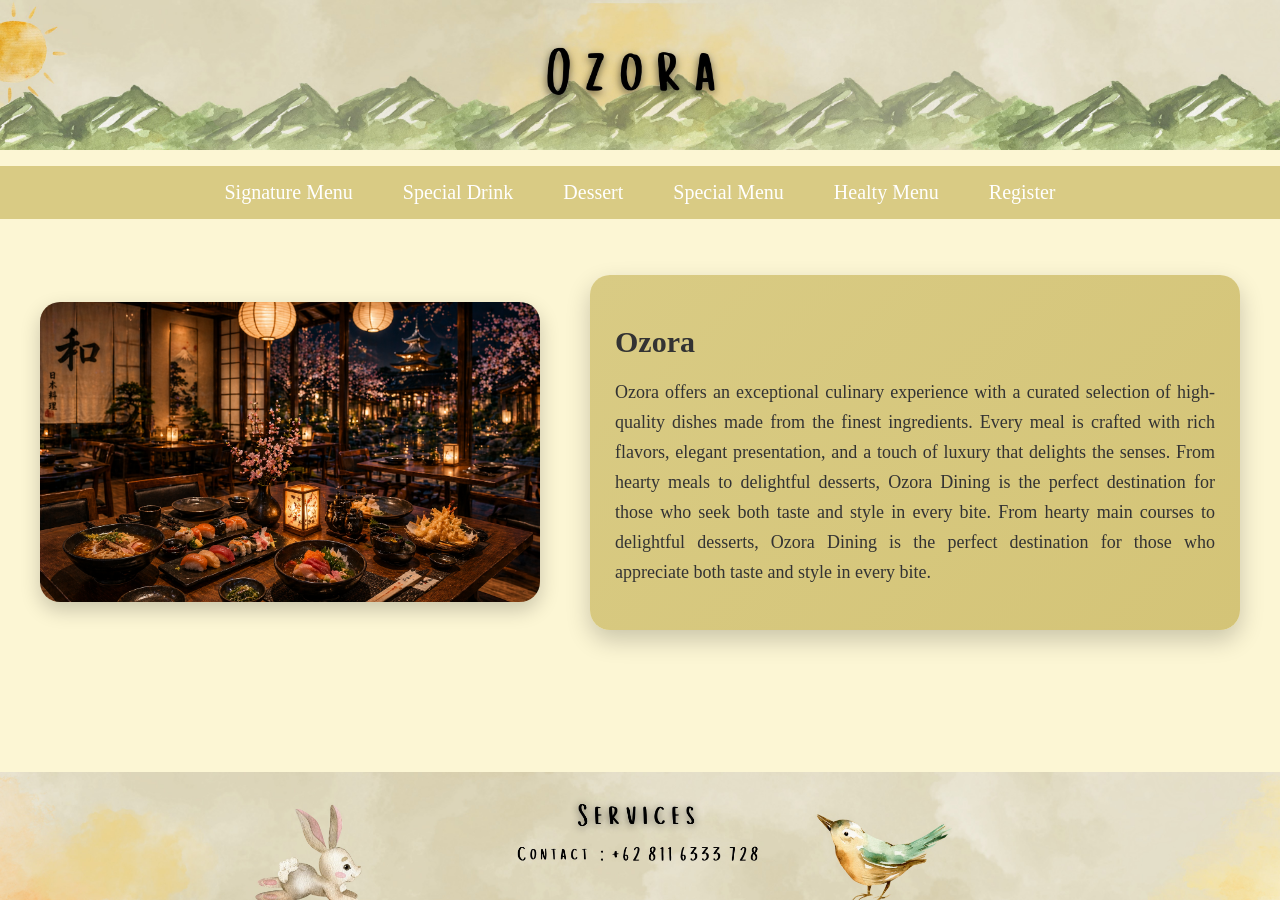
<file: index.html>
<html>
<head>
    <title>Ozora</title>
    <link rel="stylesheet" href="sumatif.css">
</head>
<body>
	<header>
		<img src="header.jpg" alt="header" class="header">
	</header>
	
		<nav>
		<ul class="menu">
        <li>Signature Menu
            <ul class="submenu">
                <li><a href="sub1.html">Heavy Food</a></li>
                <li><a href="snack.html">Snack</a></li>
            </ul>
        </li>

        <li>Special Drink
            <ul class="submenu">
                <li><a href="non-Coffee.html">Non-Coffee</a></li>
                <li><a href="coffee.html">Coffee</a></li>
            </ul>
        </li>

        <li>Dessert
            <ul class="submenu">
                <li><a href="ice Cream & puddings .html">Ice Cream & Puddings</a></li>
                <li><a href="fruits.html">Fruits</a></li>
            </ul>
        </li>
		
		<li>Special Menu
            <ul class="submenu">
                <li><a href="comfort food.html">Comfort Food</a></li>
                <li><a href="spicy food.html">Spicy Food</a></li>
            </ul>
        </li>
		
		<li>Healty Menu
            <ul class="submenu">
                <li><a href="breakfast.html">Breakfast</a></li>
                <li><a href="lunch.html">Lunch</a></li>
            </ul>
			<li><a href="PROJEK3.html">Register</a></li>
        </li>
		
    </ul>
</nav>
	
<main>
		<div class="about">
    <img src="ozora.jpg" alt="OZORA">

    <div class="text">
        <h2>Ozora </h2>
        <p>	
			Ozora offers an exceptional culinary experience with a curated selection 
			of high-quality dishes made from the finest ingredients. Every meal is crafted with 
			rich flavors, elegant presentation, and a touch of luxury that delights the senses. 
			From hearty meals to delightful desserts, Ozora Dining is the perfect destination 
			for those who seek both taste and style in every bite.
			
			From hearty main courses to delightful desserts, Ozora Dining is the perfect 
			destination for those who appreciate both taste and style in every bite.
        </p>
    </div>
</div>

</main>
 
	<footer>
		<img src="service.jpg" alt="footer" class="footer">
	</footer>

</body>
<script src="projek.js"></script>
</html>
</file>
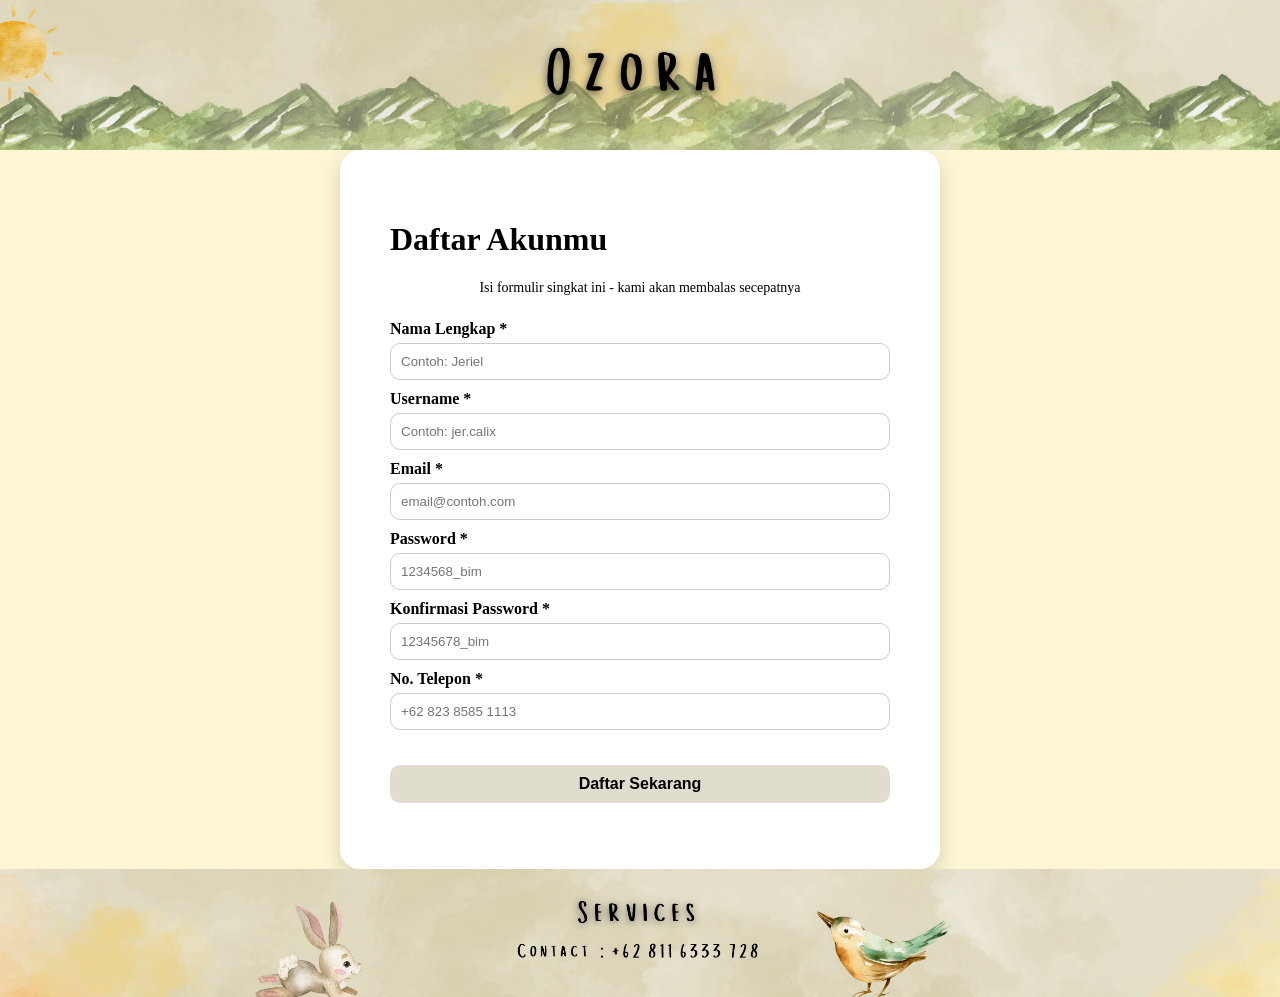
<file: PROJEK3.html>
<html>
<head>
    <title>Ozora</title>
    <link rel="stylesheet" href="sumatif.css">
</head>
<body>
	<header>
		<img src="header.jpg" alt="header" class="header">
	</header>
	
<main class="card">
    <h1 id="title">Daftar Akunmu</h1>
    <p class="lead">Isi formulir singkat ini - kami akan membalas secepatnya</p>

    <form id="daftar" action="SUMATIF3.html">

      <div class="row">
        <label>Nama Lengkap *</label>
        <input type="text" id="name" placeholder="Contoh: Jeriel" required>

        <label>Username *</label>
        <input type="text"id="user" placeholder="Contoh: jer.calix" required>

        <label>Email *</label>
        <input type="email" placeholder="email@contoh.com" required>

        <label>Password *</label>
        <input type="password" id="pass" placeholder="1234568_bim" required>
      
        <label>Konfirmasi Password *</label>
        <input type="password" id="confirm" placeholder="12345678_bim" required>
      
        <label>No. Telepon *</label>
        <input type="tel" placeholder="+62 823 8585 1113" required>
      </div>
	  <button type="submit">Daftar Sekarang</button>
    </form>

  </main>
  
  <footer>
		<img src="service.jpg" alt="footer" class="footer">
	</footer>

<script src="projek.js"></script>

</body>
</file>
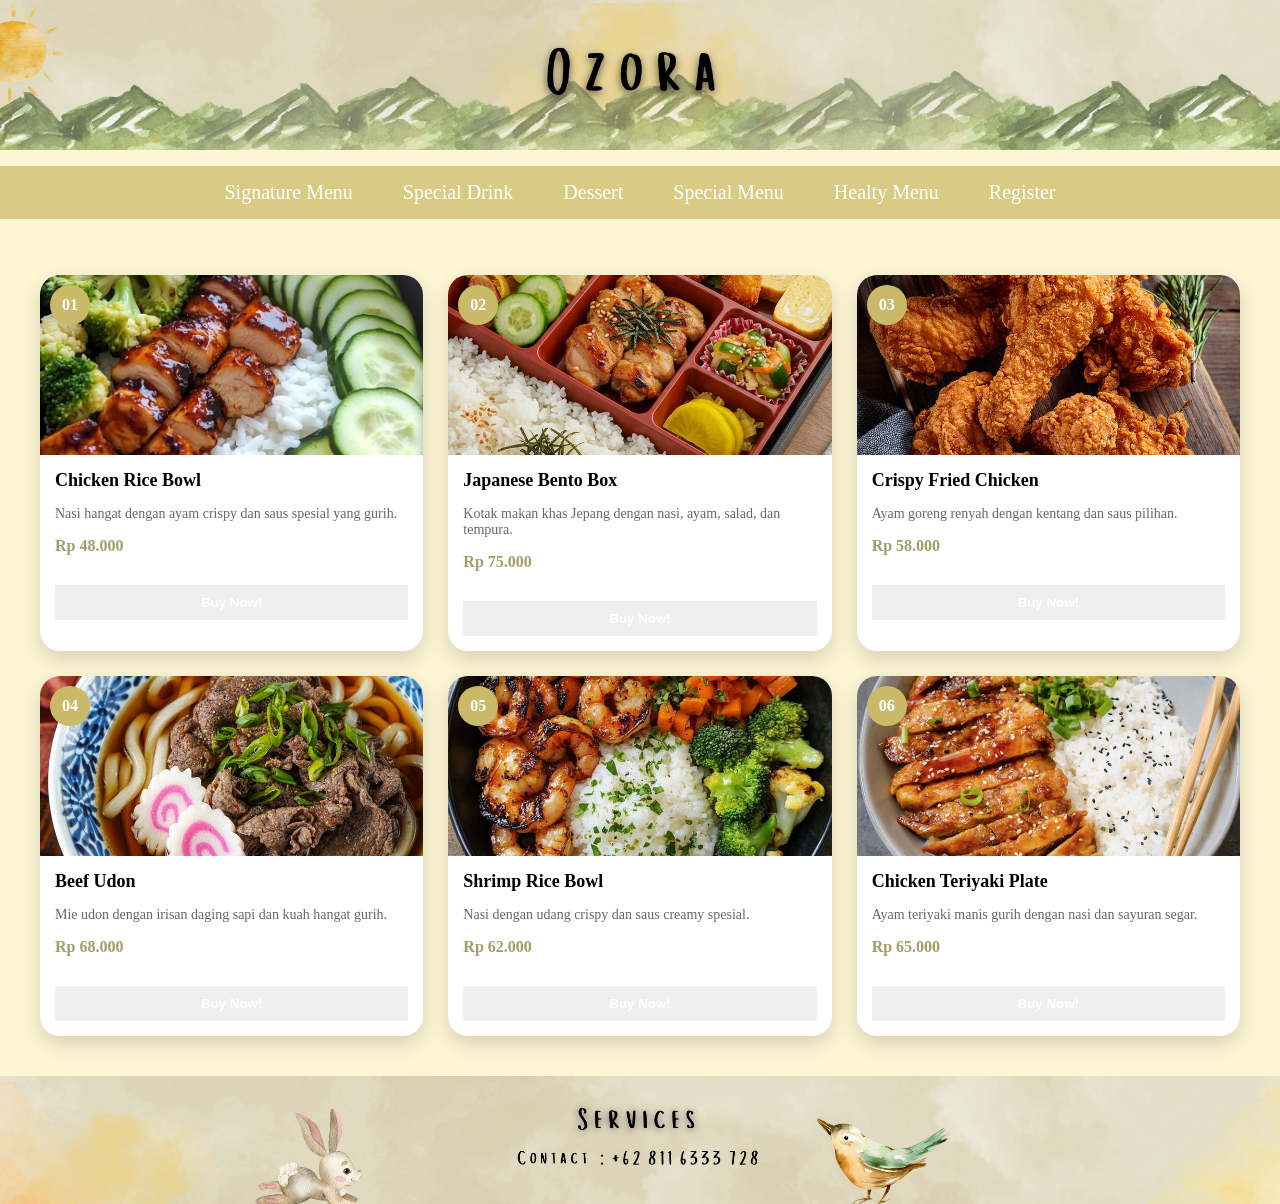
<file: sub10.html>
<html>
<head>
    <title>Ozora </title>
    <link rel="stylesheet" href="sumatif.css">
</head>
<body>
	<header>
		<img src="header.jpg" alt="header" class="header">
	</header>
	
		<nav>
		<ul class="menu">
        <li>Signature Menu
            <ul class="submenu">
                <li><a href="sub1.html">Heavy Food</a></li>
                <li><a href="sub2.html">Snack</a></li>
            </ul>
        </li>

        <li>Special Drink
            <ul class="submenu">
                <li><a href="sub3.html">Non-Coffee</a></li>
                <li><a href="sub4.html">Coffee</a></li>
            </ul>
        </li>

        <li>Dessert
            <ul class="submenu">
                <li><a href="sub5.html">Ice Cream & Puddings</a></li>
                <li><a href="sub6.html">Fruits</a></li>
            </ul>
        </li>
		
		<li>Special Menu
            <ul class="submenu">
                <li><a href="sub7.html">Comfort Food</a></li>
                <li><a href="sub8.html">Spicy Food</a></li>
            </ul>
        </li>
		
		<li>Healty Menu
            <ul class="submenu">
                <li><a href="sub9.html">Breakfast</a></li>
                <li><a href="sub10.html">Lunch</a></li>
            </ul>
        </li>
		<li><a href="PROJEK3.html">Register</a></li>
    </ul>
</nav>
	
<div class="menu-container">

	<div class="card-menu">
		<div class="number">01</div>
		<img src="chickenrice.jpg">
		<h3>Chicken Rice Bowl</h3>
		<p>Nasi hangat dengan ayam crispy dan saus spesial yang gurih.</p>
		<span>Rp 48.000</span>
		<button class="buy-btn" onclick="beliProduk('Chicken Rice Bowl',48000)">
		Buy Now!
		</button>
	</div>

	<div class="card-menu">
		<div class="number">02</div>
		<img src="bento.jpg">
		<h3>Japanese Bento Box</h3>
		<p>Kotak makan khas Jepang dengan nasi, ayam, salad, dan tempura.</p>
		<span>Rp 75.000</span>
		<button class="buy-btn" onclick="beliProduk('Japanese Bento Box',75000)">
		Buy Now!
		</button>
	</div>

	<div class="card-menu">
		<div class="number">03</div>
		<img src="friedchicken.jpg">
		<h3>Crispy Fried Chicken</h3>
		<p>Ayam goreng renyah dengan kentang dan saus pilihan.</p>
		<span>Rp 58.000</span>
		<button class="buy-btn" onclick="beliProduk('Crispy Fried Chicken',58000)">
		Buy Now!
		</button>
	</div>

	<div class="card-menu">
		<div class="number">04</div>
		<img src="udon.jpg">
		<h3>Beef Udon</h3>
		<p>Mie udon dengan irisan daging sapi dan kuah hangat gurih.</p>
		<span>Rp 68.000</span>
		<button class="buy-btn" onclick="beliProduk('Beef Udon',68000)">
		Buy Now!
		</button>
	</div>

	<div class="card-menu">
		<div class="number">05</div>
		<img src="shrimpbowl.jpg">
		<h3>Shrimp Rice Bowl</h3>
		<p>Nasi dengan udang crispy dan saus creamy spesial.</p>
		<span>Rp 62.000</span>
		<button class="buy-btn" onclick="beliProduk('Shrimp Rice Bowl',62000)">
		Buy Now!
		</button>
	</div>

	<div class="card-menu">
		<div class="number">06</div>
		<img src="teriyakichicken.jpg">
		<h3>Chicken Teriyaki Plate</h3>
		<p>Ayam teriyaki manis gurih dengan nasi dan sayuran segar.</p>
		<span>Rp 65.000</span>
		<button class="buy-btn" onclick="beliProduk('Chicken Teriyaki Plate',65000)">
		Buy Now!
		</button>
	</div>

</div>
<footer>
	<img src="service.jpg" alt="footer" class="footer">
</footer>

</body>
<script src="projek.js"></script>
</html>
</file>
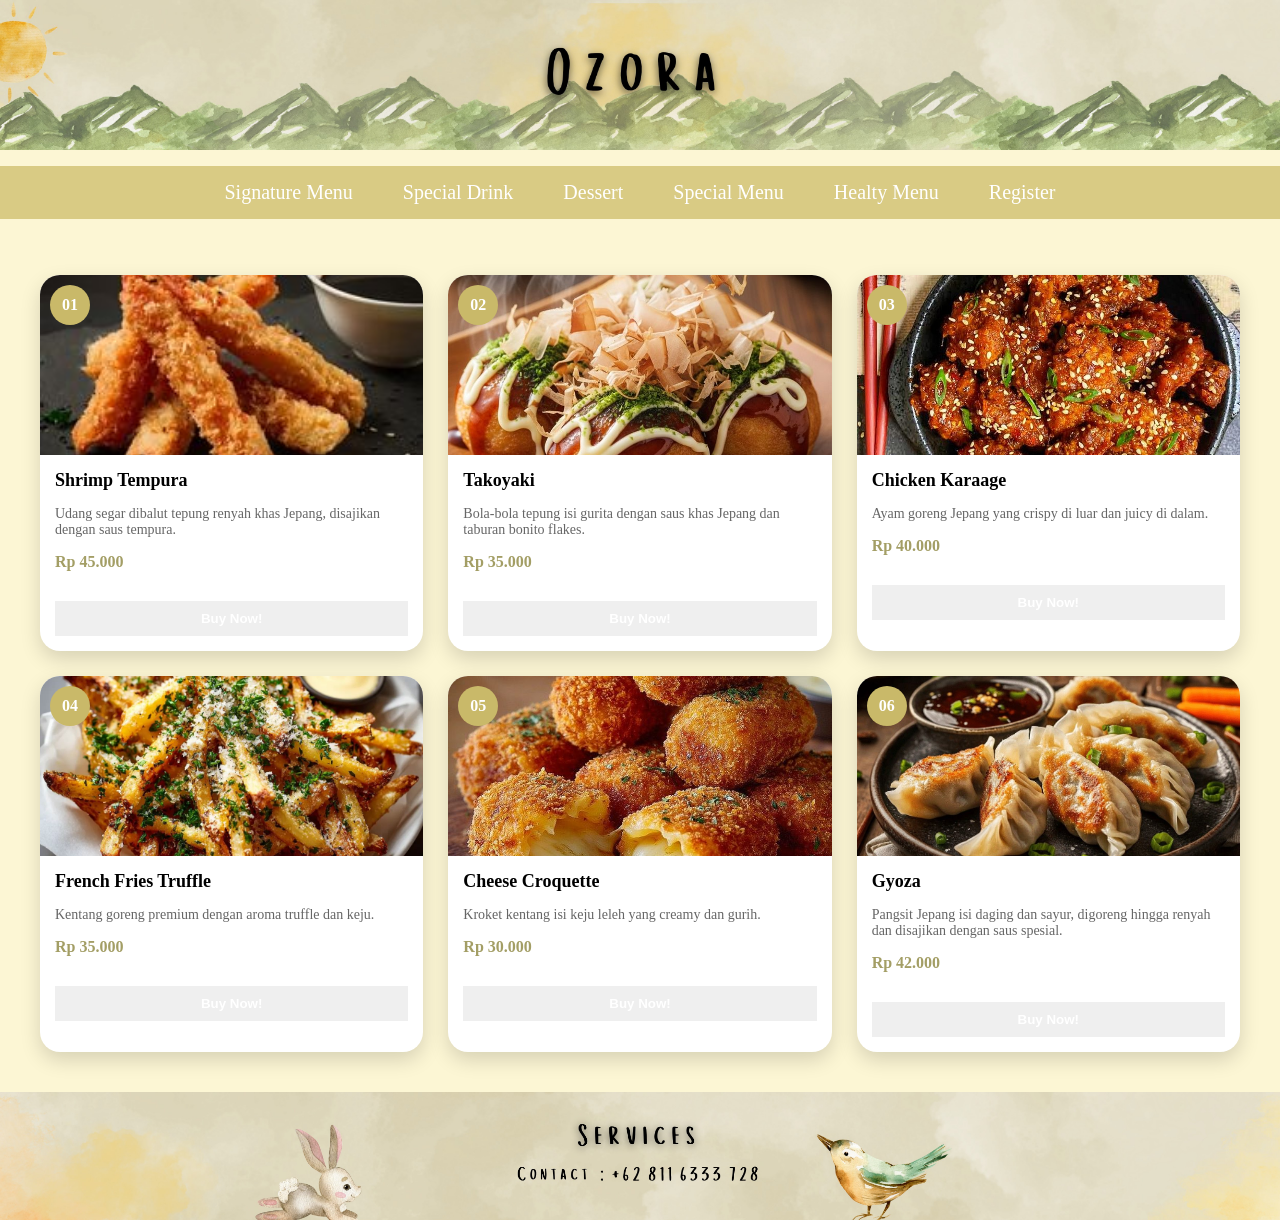
<file: sub2.html>
<html>
<head>
    <title>Ozora </title>
    <link rel="stylesheet" href="sumatif.css">
</head>
<body>
	<header>
		<img src="header.jpg" alt="header" class="header">
	</header>
	
		<nav>
		<ul class="menu">
        <li>Signature Menu
            <ul class="submenu">
                <li><a href="sub1.html">Heavy Food</a></li>
                <li><a href="sub2.html">Snack</a></li>
            </ul>
        </li>

        <li>Special Drink
            <ul class="submenu">
                <li><a href="sub3.html">Non-Coffee</a></li>
                <li><a href="sub4.html">Coffee</a></li>
            </ul>
        </li>

        <li>Dessert
            <ul class="submenu">
                <li><a href="sub5.html">Ice Cream & Puddings</a></li>
                <li><a href="sub6.html">Fruits</a></li>
            </ul>
        </li>
		
		<li>Special Menu
            <ul class="submenu">
                <li><a href="sub7.html">Comfort Food</a></li>
                <li><a href="sub8.html">Spicy Food</a></li>
            </ul>
        </li>
		
		<li>Healty Menu
            <ul class="submenu">
                <li><a href="sub9.html">Breakfast</a></li>
                <li><a href="sub10.html">Lunch</a></li>
            </ul>
        </li>
		<li><a href="PROJEK3.html">Register</a></li>
    </ul>
</nav>
	
<div class="menu-container">

	<div class="card-menu">
		<div class="number">01</div>
		<img src="tempura.jpg">
		<h3>Shrimp Tempura</h3>
		<p>Udang segar dibalut tepung renyah khas Jepang, disajikan dengan saus tempura.</p>
		<span>Rp 45.000</span>
		<button class="buy-btn" onclick="beliProduk('Shrimp Tempura',45000)">
		Buy Now!
		</button>
	</div>

	<div class="card-menu">
		<div class="number">02</div>
		<img src="takoyaki.jpg">
		<h3>Takoyaki</h3>
		<p>Bola-bola tepung isi gurita dengan saus khas Jepang dan taburan bonito flakes.</p>
		<span>Rp 35.000</span>
		<button class="buy-btn" onclick="beliProduk('Takoyaki',35000)">
		Buy Now!
		</button>
	</div>

	<div class="card-menu">
		<div class="number">03</div>
		<img src="karaage.jpg">
		<h3>Chicken Karaage</h3>
		<p>Ayam goreng Jepang yang crispy di luar dan juicy di dalam.</p>
		<span>Rp 40.000</span>
		<button class="buy-btn" onclick="beliProduk('Chicken Karaage',40000)">
		Buy Now!
		</button>
	</div>

	<div class="card-menu">
		<div class="number">04</div>
		<img src="truffle.jpg">
		<h3>French Fries Truffle</h3>
		<p>Kentang goreng premium dengan aroma truffle dan keju.</p>
		<span>Rp 35.000</span>
		<button class="buy-btn" onclick="beliProduk('French Fries Truffle',35000)">
		Buy Now!
		</button>
	</div>

	<div class="card-menu">
		<div class="number">05</div>
		<img src="cheese.jpg">
		<h3>Cheese Croquette</h3>
		<p>Kroket kentang isi keju leleh yang creamy dan gurih.</p>
		<span>Rp 30.000</span>
		<button class="buy-btn" onclick="beliProduk('Cheese Croquette',30000)">
		Buy Now!
		</button>
	</div>
	
	<div class="card-menu">
		<div class="number">06</div>
		<img src="gyoza.jpg">
		<h3>Gyoza</h3>
		<p>Pangsit Jepang isi daging dan sayur, digoreng hingga renyah dan disajikan dengan saus spesial.</p>
		<span>Rp 42.000</span>
		<button class="buy-btn" onclick="beliProduk('Gyoza',42000)">
		Buy Now!
		</button>
	</div>


</div>
<footer>
	<img src="service.jpg" alt="footer" class="footer">
</footer>

</body>
<script src="projek.js"></script>
</html>
</file>
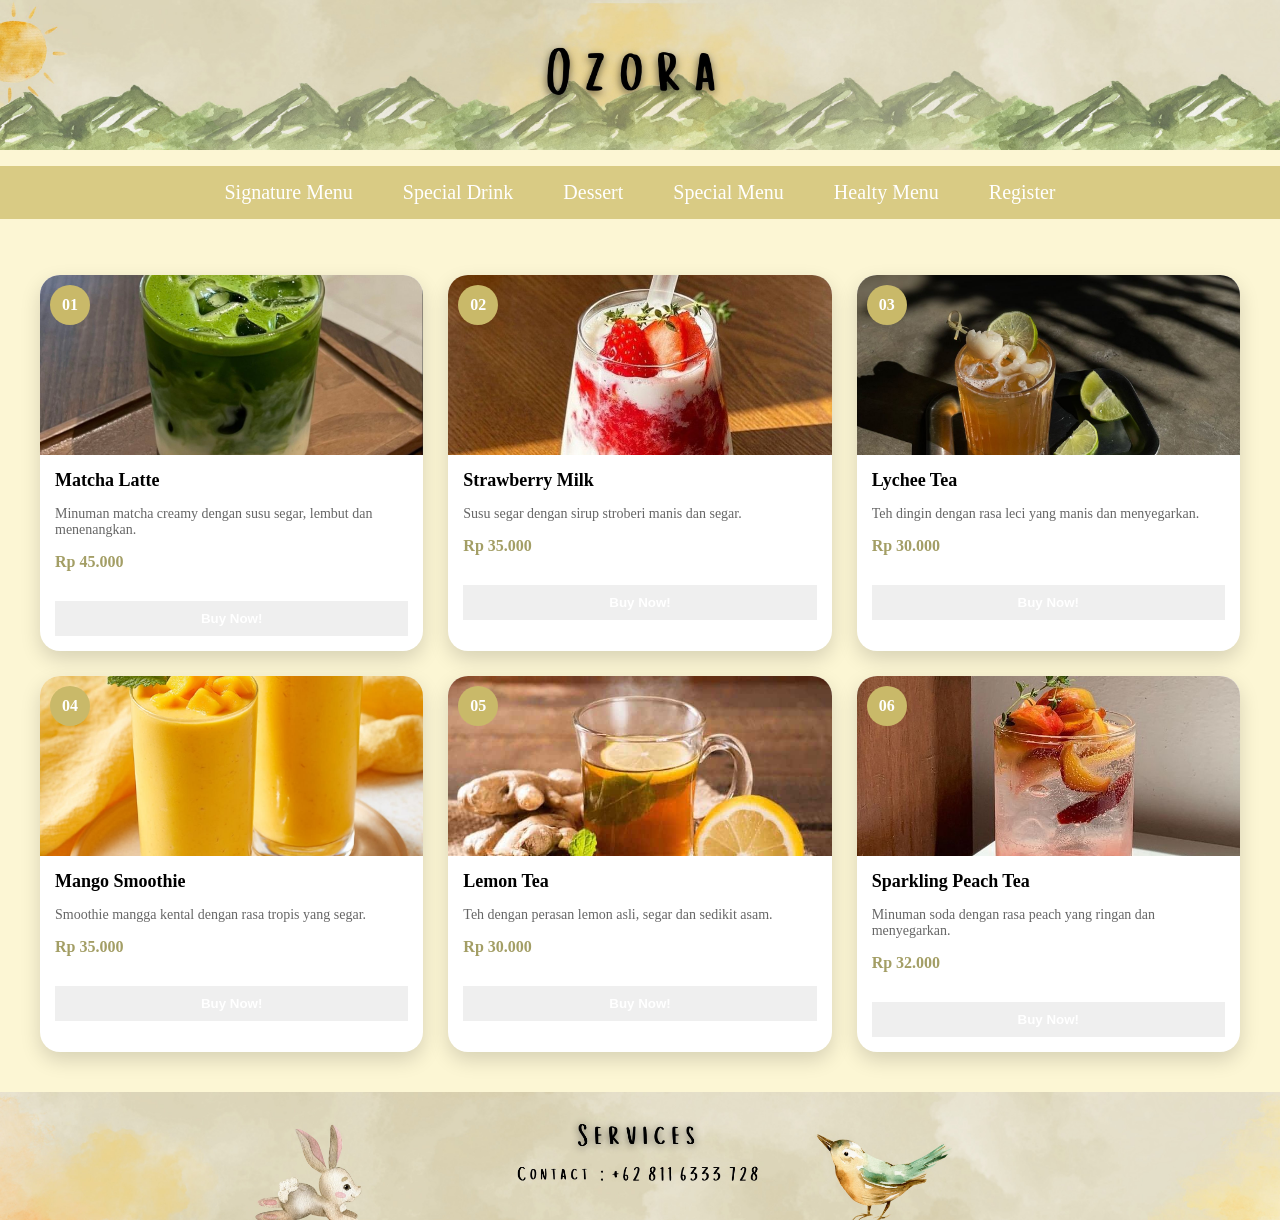
<file: sub3.html>
<html>
<head>
    <title>Ozora </title>
    <link rel="stylesheet" href="sumatif.css">
</head>
<body>
	<header>
		<img src="header.jpg" alt="header" class="header">
	</header>
	
		<nav>
		<ul class="menu">
        <li>Signature Menu
            <ul class="submenu">
                <li><a href="sub1.html">Heavy Food</a></li>
                <li><a href="sub2.html">Snack</a></li>
            </ul>
        </li>

        <li>Special Drink
            <ul class="submenu">
                <li><a href="sub3.html">Non-Coffee</a></li>
                <li><a href="sub4.html">Coffee</a></li>
            </ul>
        </li>

        <li>Dessert
            <ul class="submenu">
                <li><a href="sub5.html">Ice Cream & Puddings</a></li>
                <li><a href="sub6.html">Fruits</a></li>
            </ul>
        </li>
		
		<li>Special Menu
            <ul class="submenu">
                <li><a href="sub7.html">Comfort Food</a></li>
                <li><a href="sub8.html">Spicy Food</a></li>
            </ul>
        </li>
		
		<li>Healty Menu
            <ul class="submenu">
                <li><a href="sub9.html">Breakfast</a></li>
                <li><a href="sub10.html">Lunch</a></li>
            </ul>
        </li>
		<li><a href="PROJEK3.html">Register</a></li>
    </ul>
</nav>
	
<div class="menu-container">


	<div class="card-menu">
		<div class="number">01</div>
		<img src="matcha.jpg">
		<h3>Matcha Latte</h3>
		<p>Minuman matcha creamy dengan susu segar, lembut dan menenangkan.</p>
		<span>Rp 45.000</span>
		<button class="buy-btn" onclick="beliProduk('Matcha Latte',45000)">
		Buy Now!
		</button>
	</div>

	<div class="card-menu">
		<div class="number">02</div>
		<img src="milk.jpg">
		<h3>Strawberry Milk</h3>
		<p>Susu segar dengan sirup stroberi manis dan segar.</p>
		<span>Rp 35.000</span>
		<button class="buy-btn" onclick="beliProduk('Strawberry Milk',35000)">
		Buy Now!
		</button>
	</div>

	<div class="card-menu">
		<div class="number">03</div>
		<img src="tea.jpg">
		<h3>Lychee Tea</h3>
		<p>Teh dingin dengan rasa leci yang manis dan menyegarkan.</p>
		<span>Rp 30.000</span>
		<button class="buy-btn" onclick="beliProduk('Lychee Tea',30000)">
		Buy Now!
		</button>
	</div>

	<div class="card-menu">
		<div class="number">04</div>
		<img src="mango.jpg">
		<h3>Mango Smoothie</h3>
		<p>Smoothie mangga kental dengan rasa tropis yang segar.</p>
		<span>Rp 35.000</span>
		<button class="buy-btn" onclick="beliProduk('Mango Smoothie',35000)">
		Buy Now!
		</button>
	</div>
	
	<div class="card-menu">
		<div class="number">05</div>
		<img src="lemon.jpg">
		<h3>Lemon Tea</h3>
		<p>Teh dengan perasan lemon asli, segar dan sedikit asam.</p>
		<span>Rp 30.000</span>
		<button class="buy-btn" onclick="beliProduk('Lemon Tea',30000)">
		Buy Now!
		</button>
	</div>
	
	<div class="card-menu">
		<div class="number">06</div>
		<img src="peach.jpg">
		<h3>Sparkling Peach Tea</h3>
		<p>Minuman soda dengan rasa peach yang ringan dan menyegarkan.</p>
		<span>Rp 32.000</span>
		<button class="buy-btn" onclick="beliProduk('Sparkling Peach Tea',32000)">
		Buy Now!
		</button>
	</div>

</div>
<footer>
	<img src="service.jpg" alt="footer" class="footer">
</footer>

</body>
<script src="projek.js"></script>
</html>
</file>
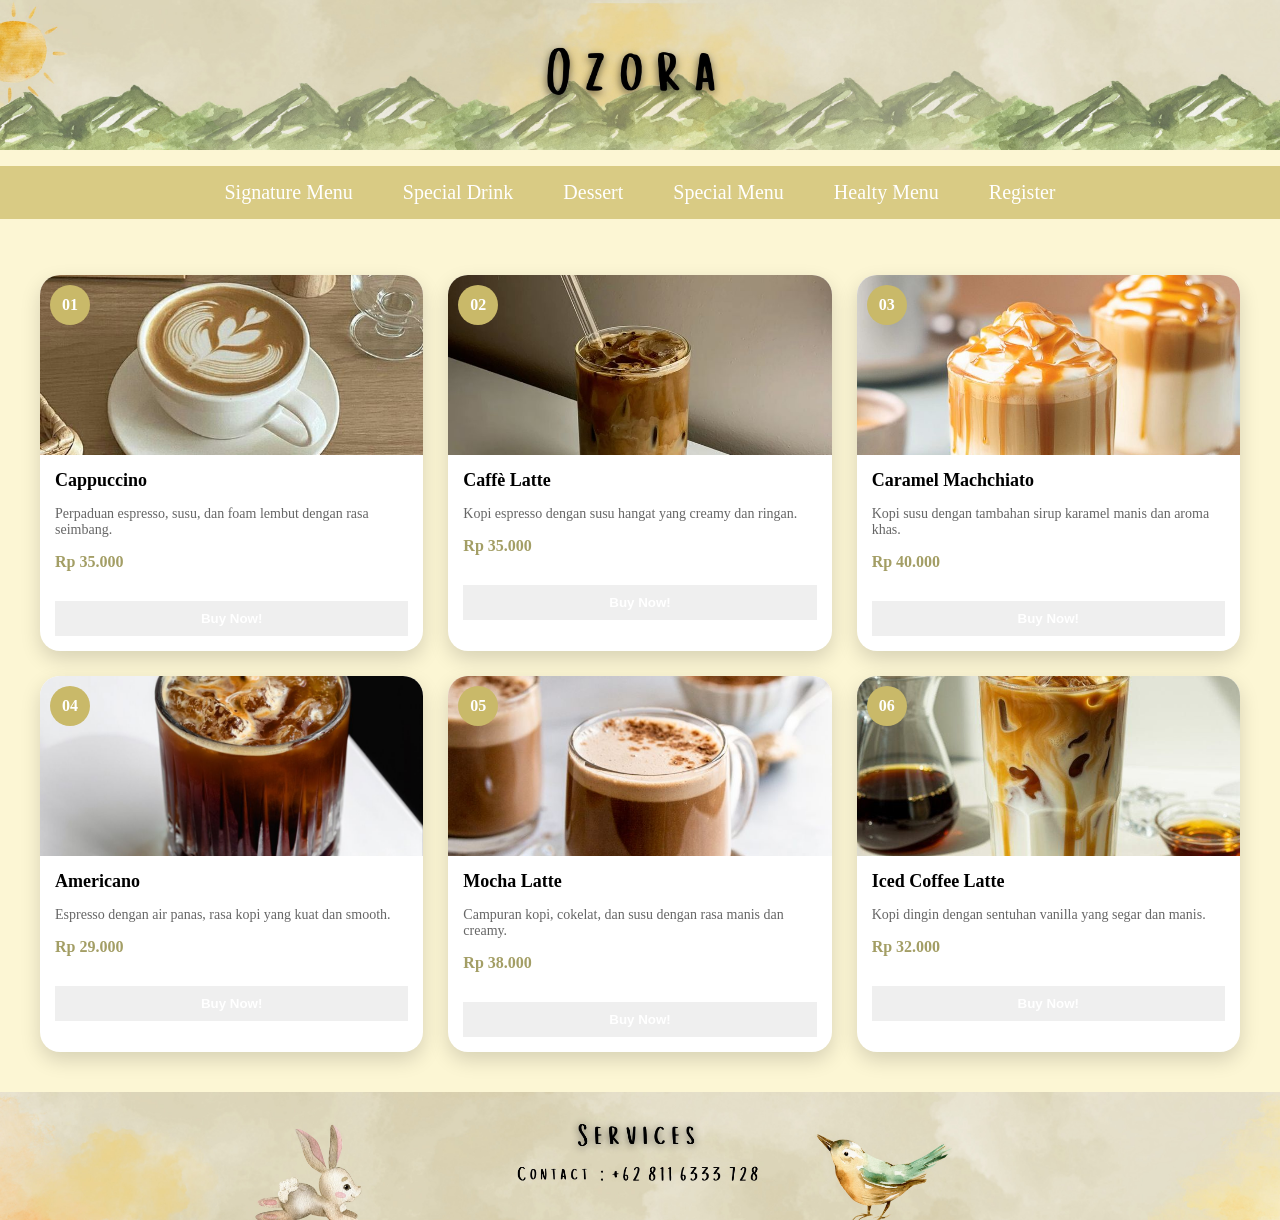
<file: sub4.html>
<html>
<head>
    <title>Ozora </title>
    <link rel="stylesheet" href="sumatif.css">
</head>
<body>
	<header>
		<img src="header.jpg" alt="header" class="header">
	</header>
	
		<nav>
		<ul class="menu">
        <li>Signature Menu
            <ul class="submenu">
                <li><a href="sub1.html">Heavy Food</a></li>
                <li><a href="sub2.html">Snack</a></li>
            </ul>
        </li>

        <li>Special Drink
            <ul class="submenu">
                <li><a href="sub3.html">Non-Coffee</a></li>
                <li><a href="sub4.html">Coffee</a></li>
            </ul>
        </li>

        <li>Dessert
            <ul class="submenu">
                <li><a href="sub5.html">Ice Cream & Puddings</a></li>
                <li><a href="sub6.html">Fruits</a></li>
            </ul>
        </li>
		
		<li>Special Menu
            <ul class="submenu">
                <li><a href="sub7.html">Comfort Food</a></li>
                <li><a href="sub8.html">Spicy Food</a></li>
            </ul>
        </li>
		
		<li>Healty Menu
            <ul class="submenu">
                <li><a href="sub9.html">Breakfast</a></li>
                <li><a href="sub10.html">Lunch</a></li>
            </ul>
        </li>
		<li><a href="PROJEK3.html">Register</a></li>
    </ul>
</nav>
	
<div class="menu-container">

	<div class="card-menu">
		<div class="number">01</div>
		<img src="cappuccino.jpg">
		<h3>Cappuccino</h3>
		<p>Perpaduan espresso, susu, dan foam lembut dengan rasa seimbang.</p>
		<span>Rp 35.000</span>
		<button class="buy-btn" onclick="beliProduk('Cappuccino',35000)">
		Buy Now!
		</button>
	</div>

<div class="card-menu">
		<div class="number">02</div>
		<img src="cafe.jpg">
		<h3>Caffè Latte</h3>
		<p>Kopi espresso dengan susu hangat yang creamy dan ringan.</p>
		<span>Rp 35.000</span>
		<button class="buy-btn" onclick="beliProduk('Caffè Latte',35000)">
		Buy Now!
		</button>
	</div>

	<div class="card-menu">
		<div class="number">03</div>
		<img src="caramel.jpg">
		<h3>Caramel Machchiato</h3>
		<p>Kopi susu dengan tambahan sirup karamel manis dan aroma khas.</p>
		<span>Rp 40.000</span>
		<button class="buy-btn" onclick="beliProduk('Caramel Machchiato',40000)">
		Buy Now!
		</button>
	</div>

	<div class="card-menu">
		<div class="number">04</div>
		<img src="americano.jpg">
		<h3>Americano</h3>
		<p>Espresso dengan air panas, rasa kopi yang kuat dan smooth.</p>
		<span>Rp 29.000</span>
		<button class="buy-btn" onclick="beliProduk('Americano',29000)">
		Buy Now!
		</button>
	</div>

	<div class="card-menu">
		<div class="number">05</div>
		<img src="mocha.jpg">
		<h3>Mocha Latte</h3>
		<p>Campuran kopi, cokelat, dan susu dengan rasa manis dan creamy.</p>
		<span>Rp 38.000</span>
		<button class="buy-btn" onclick="beliProduk('Mocha Latte',38000)">
		Buy Now!
		</button>
	</div>

	<div class="card-menu">
		<div class="number">06</div>
		<img src="late.jpg">
		<h3>Iced Coffee Latte</h3>
		<p>Kopi dingin dengan sentuhan vanilla yang segar dan manis.</p>
		<span>Rp 32.000</span>
		<button class="buy-btn" onclick="beliProduk('Iced Coffee Latte',32000)">
		Buy Now!
		</button>
	</div>
</div>
<footer>
	<img src="service.jpg" alt="footer" class="footer">
</footer>

</body>
<script src="projek.js"></script>
</html>
</file>
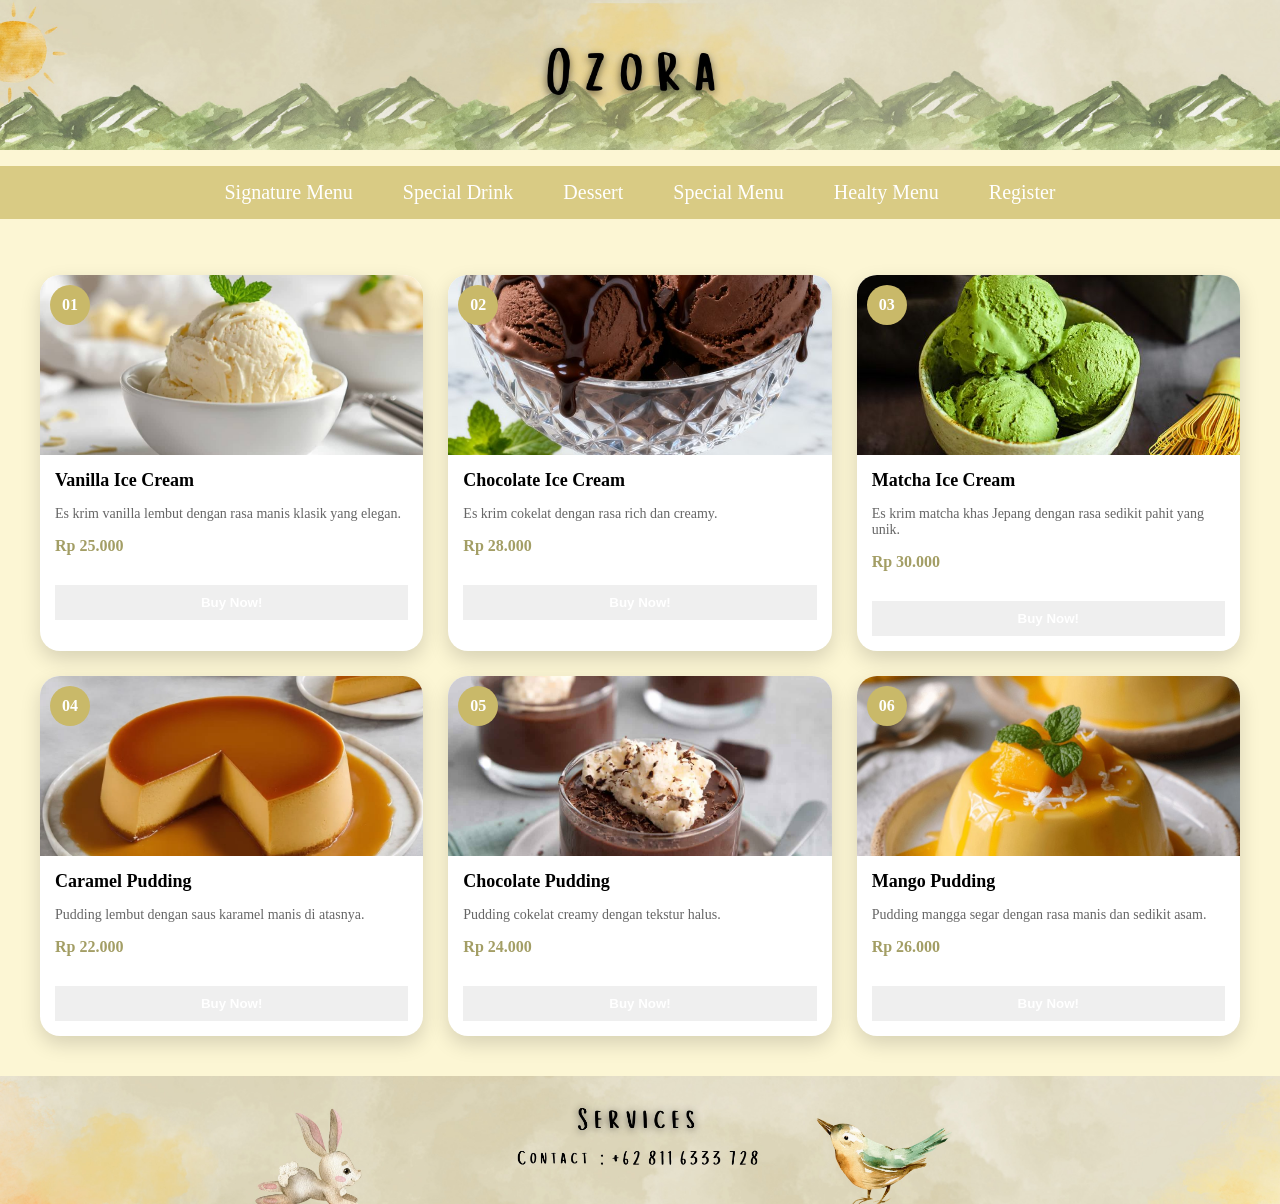
<file: sub5.html>
<html>
<head>
    <title>Ozora </title>
    <link rel="stylesheet" href="sumatif.css">
</head>
<body>
	<header>
		<img src="header.jpg" alt="header" class="header">
	</header>
	
		<nav>
		<ul class="menu">
        <li>Signature Menu
            <ul class="submenu">
                <li><a href="sub1.html">Heavy Food</a></li>
                <li><a href="sub2.html">Snack</a></li>
            </ul>
        </li>

        <li>Special Drink
            <ul class="submenu">
                <li><a href="sub3.html">Non-Coffee</a></li>
                <li><a href="sub4.html">Coffee</a></li>
            </ul>
        </li>

        <li>Dessert
            <ul class="submenu">
                <li><a href="sub5.html">Ice Cream & Puddings</a></li>
                <li><a href="sub6.html">Fruits</a></li>
            </ul>
        </li>
		
		<li>Special Menu
            <ul class="submenu">
                <li><a href="sub7.html">Comfort Food</a></li>
                <li><a href="sub8.html">Spicy Food</a></li>
            </ul>
        </li>
		
		<li>Healty Menu
            <ul class="submenu">
                <li><a href="sub9.html">Breakfast</a></li>
                <li><a href="sub10.html">Lunch</a></li>
            </ul>
        </li>
		<li><a href="PROJEK3.html">Register</a></li>
    </ul>
</nav>
	
<div class="menu-container">

	<div class="card-menu">
		<div class="number">01</div>
		<img src="vanilla.jpg">
		<h3>Vanilla Ice Cream</h3>
		<p>Es krim vanilla lembut dengan rasa manis klasik yang elegan.</p>
		<span>Rp 25.000</span>
		<button class="buy-btn" onclick="beliProduk('Vanilla Ice Cream',25000)">
		Buy Now!
		</button>
	</div>

	<div class="card-menu">
		<div class="number">02</div>
		<img src="chocolateice.jpg">
		<h3>Chocolate Ice Cream</h3>
		<p>Es krim cokelat dengan rasa rich dan creamy.</p>
		<span>Rp 28.000</span>
		<button class="buy-btn" onclick="beliProduk('Chocolate Ice Cream',28000)">
		Buy Now!
		</button>
	</div>

	<div class="card-menu">
		<div class="number">03</div>
		<img src="matchaice.jpg">
		<h3>Matcha Ice Cream</h3>
		<p>Es krim matcha khas Jepang dengan rasa sedikit pahit yang unik.</p>
		<span>Rp 30.000</span>
		<button class="buy-btn" onclick="beliProduk('Matcha Ice Cream',30000)">
		Buy Now!
		</button>
	</div>

	<div class="card-menu">
		<div class="number">04</div>
		<img src="cpudding.jpg">
		<h3>Caramel Pudding</h3>
		<p>Pudding lembut dengan saus karamel manis di atasnya.</p>
		<span>Rp 22.000</span>
		<button class="buy-btn" onclick="beliProduk('Caramel Pudding',22000)">
		Buy Now!
		</button>
	</div>

	<div class="card-menu">
		<div class="number">05</div>
		<img src="chopudding.jpg">
		<h3>Chocolate Pudding</h3>
		<p>Pudding cokelat creamy dengan tekstur halus.</p>
		<span>Rp 24.000</span>
		<button class="buy-btn" onclick="beliProduk('Chocolate Pudding',24000)">
		Buy Now!
		</button>
	</div>

	<div class="card-menu">
		<div class="number">06</div>
		<img src="mpudding.jpg">
		<h3>Mango Pudding</h3>
		<p>Pudding mangga segar dengan rasa manis dan sedikit asam.</p>
		<span>Rp 26.000</span>
		<button class="buy-btn" onclick="beliProduk('Mango Pudding',26000)">
		Buy Now!
		</button>
	</div>

</div>
<footer>
	<img src="service.jpg" alt="footer" class="footer">
</footer>

</body>
<script src="projek.js"></script>
</html>
</file>
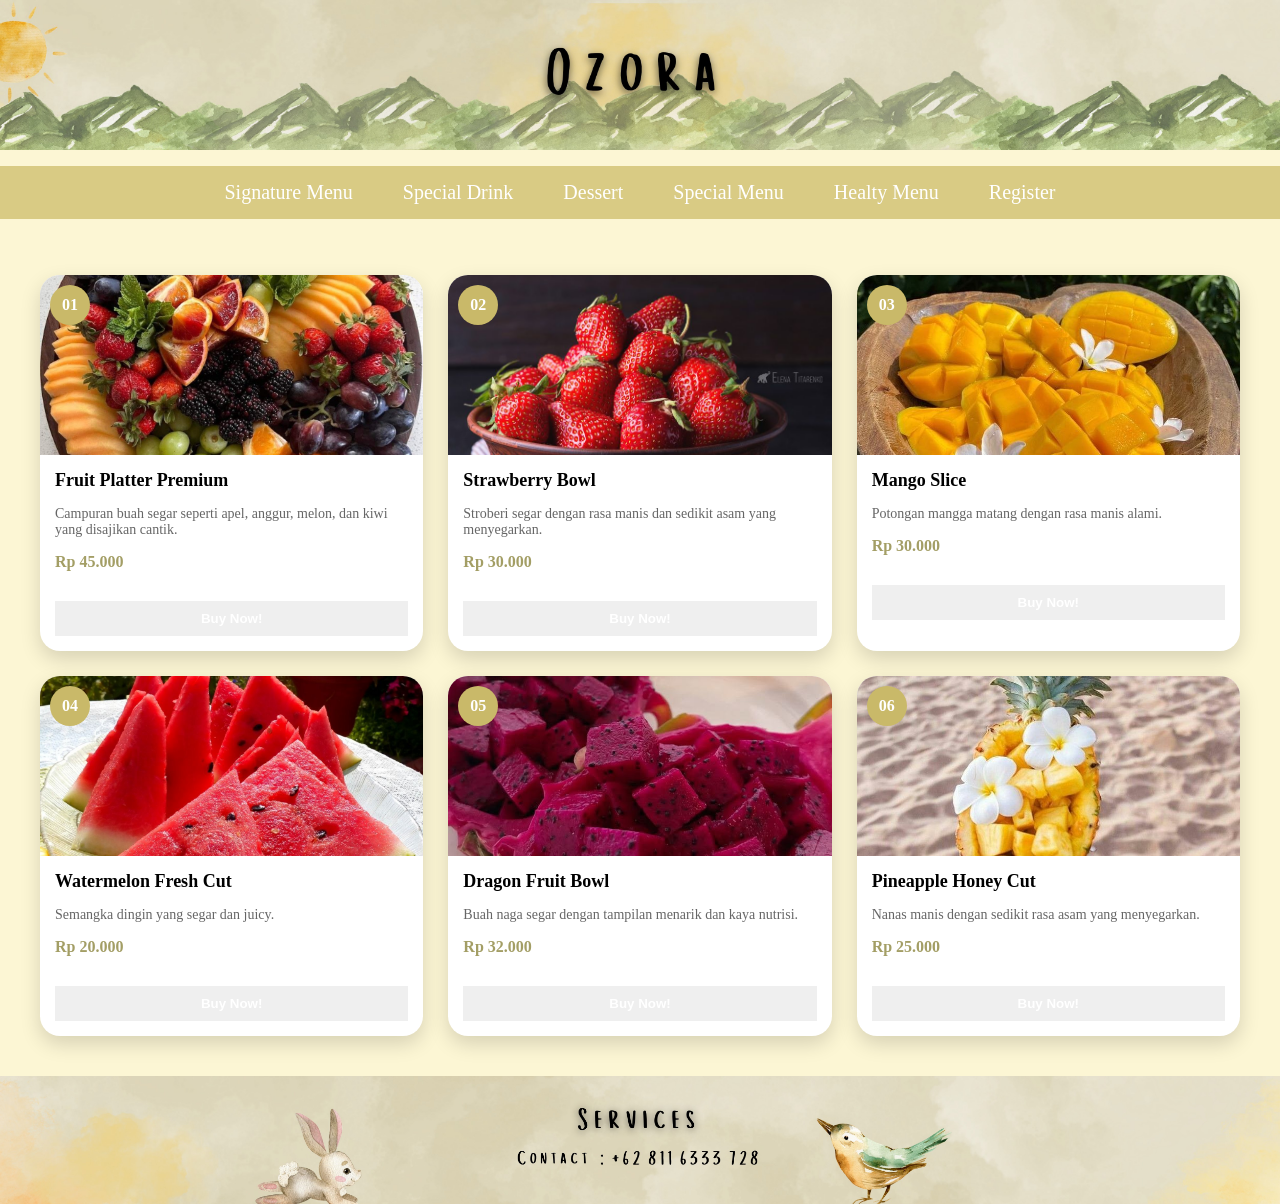
<file: sub6.html>
<html>
<head>
    <title>Ozora </title>
    <link rel="stylesheet" href="sumatif.css">
</head>
<body>
	<header>
		<img src="header.jpg" alt="header" class="header">
	</header>
	
		<nav>
		<ul class="menu">
        <li>Signature Menu
            <ul class="submenu">
                <li><a href="sub1.html">Heavy Food</a></li>
                <li><a href="sub2.html">Snack</a></li>
            </ul>
        </li>

        <li>Special Drink
            <ul class="submenu">
                <li><a href="sub3.html">Non-Coffee</a></li>
                <li><a href="sub4.html">Coffee</a></li>
            </ul>
        </li>

        <li>Dessert
            <ul class="submenu">
                <li><a href="sub5.html">Ice Cream & Puddings</a></li>
                <li><a href="sub6.html">Fruits</a></li>
            </ul>
        </li>
		
		<li>Special Menu
            <ul class="submenu">
                <li><a href="sub7.html">Comfort Food</a></li>
                <li><a href="sub8.html">Spicy Food</a></li>
            </ul>
        </li>
		
		<li>Healty Menu
            <ul class="submenu">
                <li><a href="sub9.html">Breakfast</a></li>
                <li><a href="sub10.html">Lunch</a></li>
            </ul>
        </li>
		<li><a href="PROJEK3.html">Register</a></li>
    </ul>
</nav>
	
<div class="menu-container">

    <div class="card-menu">
		<div class="number">01</div>
		<img src="plater.jpg">
		<h3>Fruit Platter Premium</h3>
		<p>Campuran buah segar seperti apel, anggur, melon, dan kiwi yang disajikan cantik.</p>
		<span>Rp 45.000</span>
		<button class="buy-btn" onclick="beliProduk('Fruit Platter Premium',45000)">
		Buy Now!
		</button>
	</div>

	<div class="card-menu">
		<div class="number">02</div>
		<img src="straw.jpg">
		<h3>Strawberry Bowl</h3>
		<p>Stroberi segar dengan rasa manis dan sedikit asam yang menyegarkan.</p>
		<span>Rp 30.000</span>
		<button class="buy-btn" onclick="beliProduk('Strawberry Bowl',30000)">
		Buy Now!
		</button>
	</div>

	<div class="card-menu">
		<div class="number">03</div>
		<img src="mangos.jpg">
		<h3>Mango Slice</h3>
		<p>Potongan mangga matang dengan rasa manis alami.</p>
		<span>Rp 30.000</span>
		<button class="buy-btn" onclick="beliProduk('Mango Slice',30000)">
		Buy Now!
		</button>
	</div>

	<div class="card-menu">
		<div class="number">04</div>
		<img src="water.jpg">
		<h3>Watermelon Fresh Cut</h3>
		<p>Semangka dingin yang segar dan juicy.</p>
		<span>Rp 20.000</span>
		<button class="buy-btn" onclick="beliProduk('Watermelon Fresh Cut',20000)">
		Buy Now!
		</button>
	</div>

	<div class="card-menu">
		<div class="number">05</div>
		<img src="drag.jpg">
		<h3>Dragon Fruit Bowl</h3>
		<p>Buah naga segar dengan tampilan menarik dan kaya nutrisi.</p>
		<span>Rp 32.000</span>
		<button class="buy-btn" onclick="beliProduk('Dragon Fruit Bowl',32000)">
		Buy Now!
		</button>
	</div>

	<div class="card-menu">
		<div class="number">06</div>
		<img src="pine.jpg">
		<h3>Pineapple Honey Cut</h3>
		<p>Nanas manis dengan sedikit rasa asam yang menyegarkan.</p>
		<span>Rp 25.000</span>
		<button class="buy-btn" onclick="beliProduk('Pineapple Honey Cut',25000)">
		Buy Now!
		</button>
	</div>

</div>
<footer>
	<img src="service.jpg" alt="footer" class="footer">
</footer>

</body>
<script src="projek.js"></script>
</html>
</file>
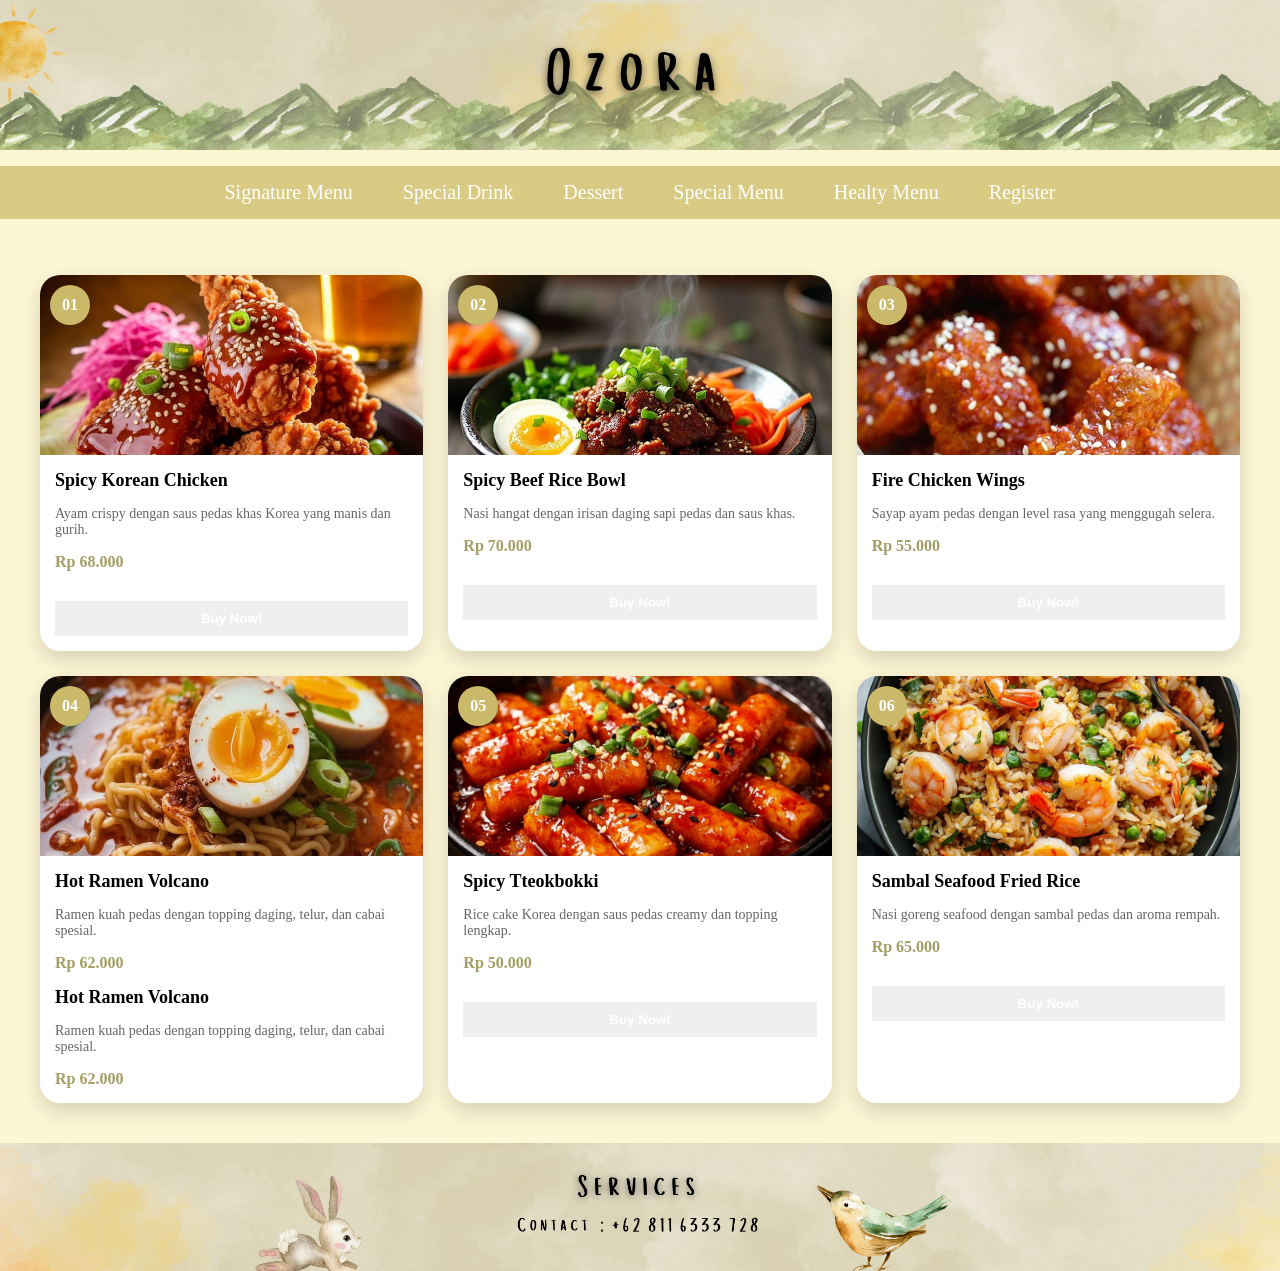
<file: sub8.html>
<html>
<head>
    <title>Ozora </title>
    <link rel="stylesheet" href="sumatif.css">
</head>
<body>
	<header>
		<img src="header.jpg" alt="header" class="header">
	</header>
	
		<nav>
		<ul class="menu">
        <li>Signature Menu
            <ul class="submenu">
                <li><a href="sub1.html">Heavy Food</a></li>
                <li><a href="sub2.html">Snack</a></li>
            </ul>
        </li>

        <li>Special Drink
            <ul class="submenu">
                <li><a href="sub3.html">Non-Coffee</a></li>
                <li><a href="sub4.html">Coffee</a></li>
            </ul>
        </li>

        <li>Dessert
            <ul class="submenu">
                <li><a href="sub5.html">Ice Cream & Puddings</a></li>
                <li><a href="sub6.html">Fruits</a></li>
            </ul>
        </li>
		
		<li>Special Menu
            <ul class="submenu">
                <li><a href="sub7.html">Comfort Food</a></li>
                <li><a href="sub8.html">Spicy Food</a></li>
            </ul>
        </li>
		
		<li>Healty Menu
            <ul class="submenu">
                <li><a href="sub9.html">Breakfast</a></li>
                <li><a href="sub10.html">Lunch</a></li>
            </ul>
        </li>
		<li><a href="PROJEK3.html">Register</a></li>
    </ul>
</nav>
	
<div class="menu-container">

    <div class="card-menu">
        <div class="number">01</div>
        <img src="korean.jpg">
        <h3>Spicy Korean Chicken</h3>
        <p>Ayam crispy dengan saus pedas khas Korea yang manis dan gurih.</p>
        <span>Rp 68.000</span>
		<button class="buy-btn" onclick="beliProduk('Spicy Korean Chicken',68000)">
		Buy Now!
		</button>
    </div>

    <div class="card-menu">
        <div class="number">02</div>
        <img src="spicy.jpg">
		<h3>Spicy Beef Rice Bowl</h3>
		<p>Nasi hangat dengan irisan daging sapi pedas dan saus khas.</p>
		<span>Rp 70.000</span>
		<button class="buy-btn" onclick="beliProduk('Spicy Beef Rice Bowl',70000)">
		Buy Now!
		</button>
    </div>

    <div class="card-menu">
        <div class="number">03</div>
        <img src="fire.jpg">
		<h3>Fire Chicken Wings</h3>
		<p>Sayap ayam pedas dengan level rasa yang menggugah selera.</p>
		<span>Rp 55.000</span>
		<button class="buy-btn" onclick="beliProduk('Fire Chicken Wings',55000)">
		Buy Now!
		</button>
    </div>

    <div class="card-menu">
        <div class="number">04</div>
        <img src="hot.jpg">
		<h3>Hot Ramen Volcano</h3>
		<p>Ramen kuah pedas dengan topping daging, telur, dan cabai spesial.</p>
		<span>Rp 62.000</span>
		<h3>Hot Ramen Volcano</h3>
		<p>Ramen kuah pedas dengan topping daging, telur, dan cabai spesial.</p>
		<span>Rp 62.000</span>
    </div>

    <div class="card-menu">
        <div class="number">05</div>
        <img src="tteok.jpg">
		<h3>Spicy Tteokbokki</h3>
		<p>Rice cake Korea dengan saus pedas creamy dan topping lengkap.</p>
		<span>Rp 50.000</span>
		<button class="buy-btn" onclick="beliProduk('Spicy Tteokbokki',50000)">
		Buy Now!
		</button>
    </div>

    <div class="card-menu">
        <div class="number">06</div>
        <img src="sambal.jpg">
		<h3>Sambal Seafood Fried Rice</h3>
		<p>Nasi goreng seafood dengan sambal pedas dan aroma rempah.</p>
		<span>Rp 65.000</span>
		<button class="buy-btn" onclick="beliProduk('Sambal Seafood Fried Rice',65000)">
		Buy Now!
		</button>
    </div>

</div>
<footer>
	<img src="service.jpg" alt="footer" class="footer">
</footer>

</body>
<script src="projek.js"></script>
</html>
</file>
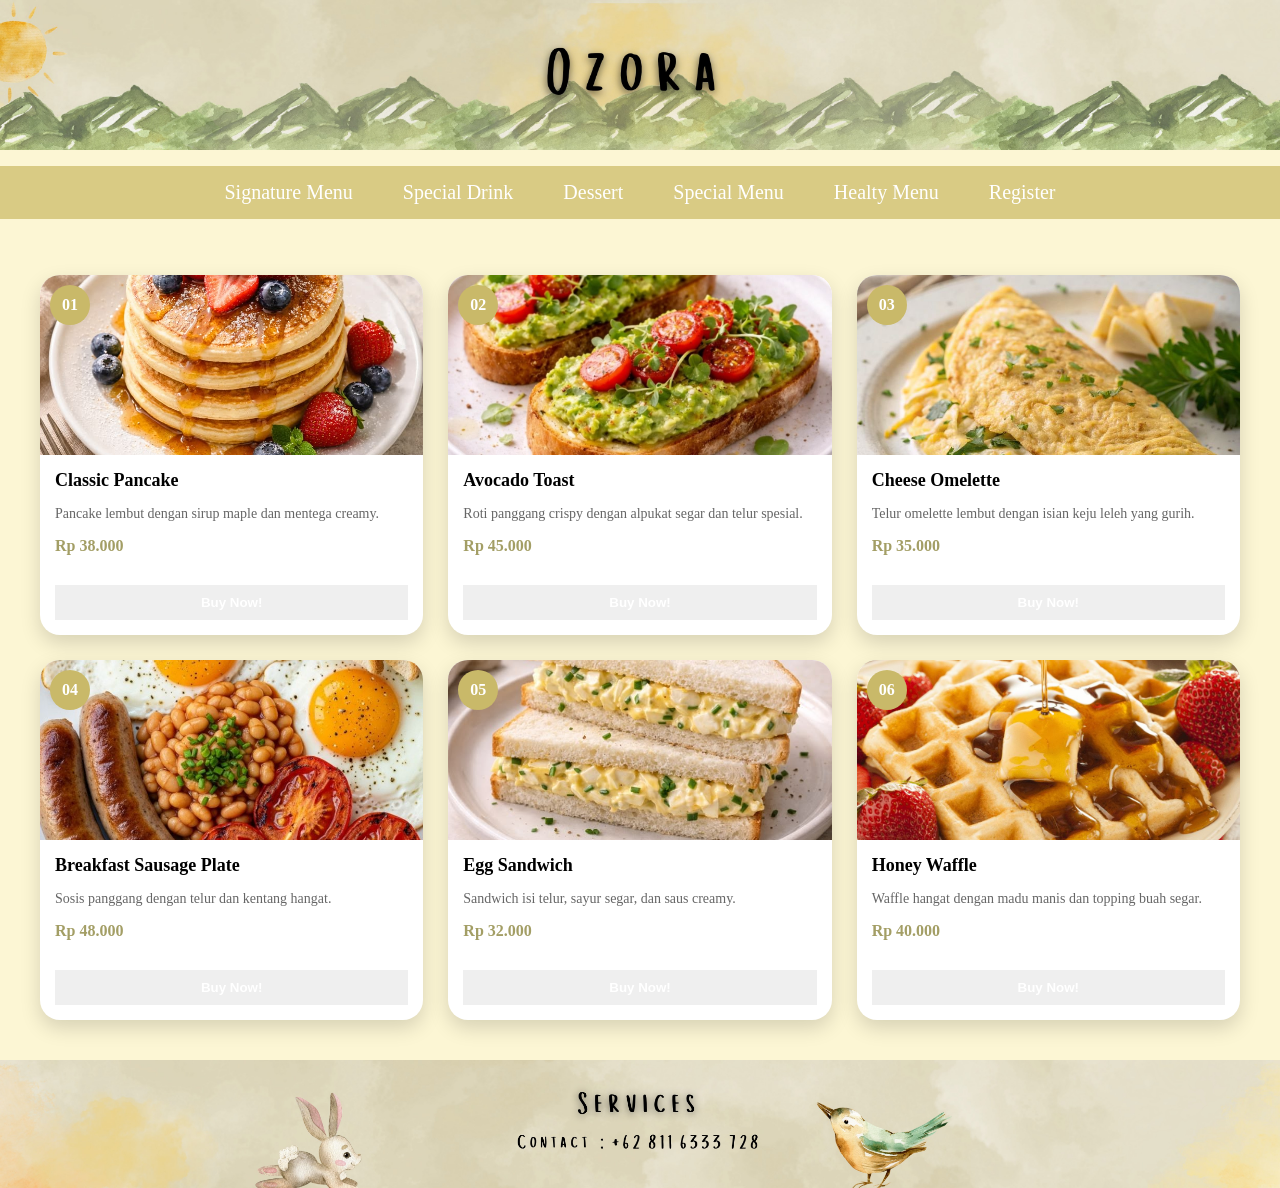
<file: sub9.html>
<html>
<head>
    <title>Ozora </title>
    <link rel="stylesheet" href="sumatif.css">
</head>
<body>
	<header>
		<img src="header.jpg" alt="header" class="header">
	</header>
	
		<nav>
		<ul class="menu">
        <li>Signature Menu
            <ul class="submenu">
                <li><a href="sub1.html">Heavy Food</a></li>
                <li><a href="sub2.html">Snack</a></li>
            </ul>
        </li>

        <li>Special Drink
            <ul class="submenu">
                <li><a href="sub3.html">Non-Coffee</a></li>
                <li><a href="sub4.html">Coffee</a></li>
            </ul>
        </li>

        <li>Dessert
            <ul class="submenu">
                <li><a href="sub5.html">Ice Cream & Puddings</a></li>
                <li><a href="sub6.html">Fruits</a></li>
            </ul>
        </li>
		
		<li>Special Menu
            <ul class="submenu">
                <li><a href="sub7.html">Comfort Food</a></li>
                <li><a href="sub8.html">Spicy Food</a></li>
            </ul>
        </li>
		
		<li>Healty Menu
            <ul class="submenu">
                <li><a href="sub9.html">Breakfast</a></li>
                <li><a href="sub10.html">Lunch</a></li>
            </ul>
        </li>
		<li><a href="PROJEK3.html">Register</a></li>
    </ul>
</nav>
	
<div class="menu-container">

	<div class="card-menu">
		<div class="number">01</div>
		<img src="pancake.jpg">
		<h3>Classic Pancake</h3>
		<p>Pancake lembut dengan sirup maple dan mentega creamy.</p>
		<span>Rp 38.000</span>
		<button class="buy-btn" onclick="beliProduk('Classic Pancake',38000)">
		Buy Now!
		</button>
	</div>

	<div class="card-menu">
		<div class="number">02</div>
		<img src="toast.jpg">
		<h3>Avocado Toast</h3>
		<p>Roti panggang crispy dengan alpukat segar dan telur spesial.</p>
		<span>Rp 45.000</span>
		<button class="buy-btn" onclick="beliProduk('Avocado Toast',45000)">
		Buy Now!
		</button>
	</div>

	<div class="card-menu">
		<div class="number">03</div>
		<img src="omelette.jpg">
		<h3>Cheese Omelette</h3>
		<p>Telur omelette lembut dengan isian keju leleh yang gurih.</p>
		<span>Rp 35.000</span>
		<button class="buy-btn" onclick="beliProduk('Cheese Omelette',35000)">
		Buy Now!
		</button>
	</div>

	<div class="card-menu">
		<div class="number">04</div>
		<img src="sausage.jpg">
		<h3>Breakfast Sausage Plate</h3>
		<p>Sosis panggang dengan telur dan kentang hangat.</p>
		<span>Rp 48.000</span>
		<button class="buy-btn" onclick="beliProduk('Breakfast Sausage Plate',48000)">
		Buy Now!
		</button>
	</div>

	<div class="card-menu">
		<div class="number">05</div>
		<img src="sandwich.jpg">
		<h3>Egg Sandwich</h3>
		<p>Sandwich isi telur, sayur segar, dan saus creamy.</p>
		<span>Rp 32.000</span>
		<button class="buy-btn" onclick="beliProduk('Egg Sandwich',32000)">
		Buy Now!
		</button>
	</div>
	
	<div class="card-menu">
		<div class="number">06</div>
		<img src="waffle.jpg">
		<h3>Honey Waffle</h3>
		<p>Waffle hangat dengan madu manis dan topping buah segar.</p>
		<span>Rp 40.000</span>
		<button class="buy-btn" onclick="beliProduk('Honey Waffle',40000)">
		Buy Now!
		</button>
	</div>

</div>
<footer>
	<img src="service.jpg" alt="footer" class="footer">
</footer>

</body>
<script src="projek.js"></script>
</html>
</file>
<file: sumatif.css>
body{
    background-color:#fcf6d4;
    margin: 0;
    display: flex;
    flex-direction: column;
    min-height: 100vh;
}

main{
    flex:1;
}

.header{
    width:100%;
    height:150px;
    object-fit:cover;
    display:block;
}

.footer{
	width:100%;
}
.footer-img{
    width:100%;
    height:150px;
    object-fit:cover;
    display:block;
}


.card{
    margin-top:50px;
    max-width: 900px;
    background: #ffffff;
    padding: 50px;
    border-radius: 20px;
    margin:auto;
    box-shadow: 0 8px 20px rgba(0,0,0,0.15);
}

.card h2{
    text-align:center;
    margin-bottom: 5px;
}

.card p{
	width:500px;
    text-align:center;
    font-size: 14px;
    color: #666;
}

.card label{
	width:500px;
    display:block;
    margin-top:10px;
    font-weight: bold;
}

.card input{
	width:500px;
    padding:10px;
    margin-top:5px;
    border-radius:10px;
    border:1px solid #ccc;
}
.card button{
    width:500px;
    margin-top:15px;
    padding:10px;
    border:none;
    border-radius:10px;
    background:#e0ddce;
    color:black;
    font-size:16px;
	font-weight: bold;
}

.card button:hover{
    background:#d9ce9a;
}

p.lead{
	margin:0 0 14px 0;
	color:var(--muted);
}
form{
	display:grid;
	gap:10px;
}
nav{
    position: relative;
    z-index: 10;
}
.row{
	display:block;
	margin-bottom:10px;
}

.menu {
    list-style: none;
    padding: 0;
    background: #d9cb84;
    display: flex;
    justify-content: center;
}

.menu li {
    position: relative;
    padding: 15px 25px;
	font-size:20px;
	color: white;
}

.menu li:hover {
    background: white;
	font-size:20px;
	color:black;
}

.submenu {
    position: absolute;
    background: #d9cb84;
    display: none;
    padding: 0;
    min-width: 150px;
	list-style: none;
	z-index:20;
    top: 100%;
    left: 0;
}

.menu li:hover .submenu {
    display: block;
	color: white;
}

.submenu li {
    padding: 10px;
	font-size:15px;
	color:black;
}

.submenu li a {
    text-decoration: none;
    color: black;
	font-size:20px;
}

.about{
    display: flex;
    align-items: center;
    gap: 50px;
    padding: 40px;
	box-shadow: 0 2px 8px rgba (0,0,0,0.2);
}

.about img{
    width: 500px;
    height: 300px;
    object-fit: cover;
    border-radius: 20px;
    box-shadow: 0 8px 20px rgba(0,0,0,0.2);
}

.text{
    max-width: 600px;
    padding: 25px; 
    background: linear-gradient(135deg,#d9cb84, #d4c477); 
    box-shadow: 0 10px 25px rgba(0,0,0,0.2);
    border-radius: 20px;
    color: #333;
}

.text h2{
    margin-bottom: 10px;
    text-align: left;
    font-size: 30px;
}

.text p{
    text-align: justify;
	line-height: 30px;
    font-size: 18px;
}
.hasil {
  position: fixed;
  top: 50%;
  left: 50%;
  transform: translate(-50%, -50%);
  background: white;
  border: 2px solid black;
  padding: 20px;
  width: 250px;
  text-align: center;
  z-index: 9999;
  display: none;
}
h4{
	background-color:#1e3a8a;
	font-size: 20px;
	padding: 10px;
	max-width: 200px;      
    margin: 30px auto;     
    padding:25px;
    color: white;
    border-radius: 12px;
}
.menu-container{
    display: grid;
    grid-template-columns: repeat(3, 1fr);
    gap: 25px;
    padding: 40px;
}
.card-menu{
    position: relative;
	background: white;
    border-radius: 20px;
    overflow: hidden;
	box-shadow: 0 8px 20px rgba(0,0,0,0.15);
	transition: 0.3s;
}
.card-menu:hover{
    transform: translateY(-8px);
}
.number{
    position: absolute;
    top: 10px;
    left: 10px;
    background: #c9b969;
    color: white;
    width: 40px;
    height: 40px;
    border-radius: 50%;
    display: flex;
    align-items: center;
    justify-content: center;
    font-weight: bold;
}

.card-menu img{
    width: 100%;
    height: 180px;
    object-fit: cover;
}

.card-menu h3{
    margin: 15px;
    font-size: 18px;
}

.card-menu p{
    margin: 0 15px;
    font-size: 14px;
    color: #666;
}

.card-menu span{
    display: block;
    margin: 15px;
    font-weight: bold;
    color: #a39e65;
}

.buy-btn{
	margin: 15px;
	padding: 10px;
	width: calc(100% - 30px);
	border: none;
	border-radius: 10-x;
	color:white;
	font-weight: bold;
}

.buy-btn:hover{
	background:#c9b969;
}
.menu li a {
	text-decoration:none;
	color:white;
	display:block;
}

.menu li:hover a{
	color:black;
}
</file>
